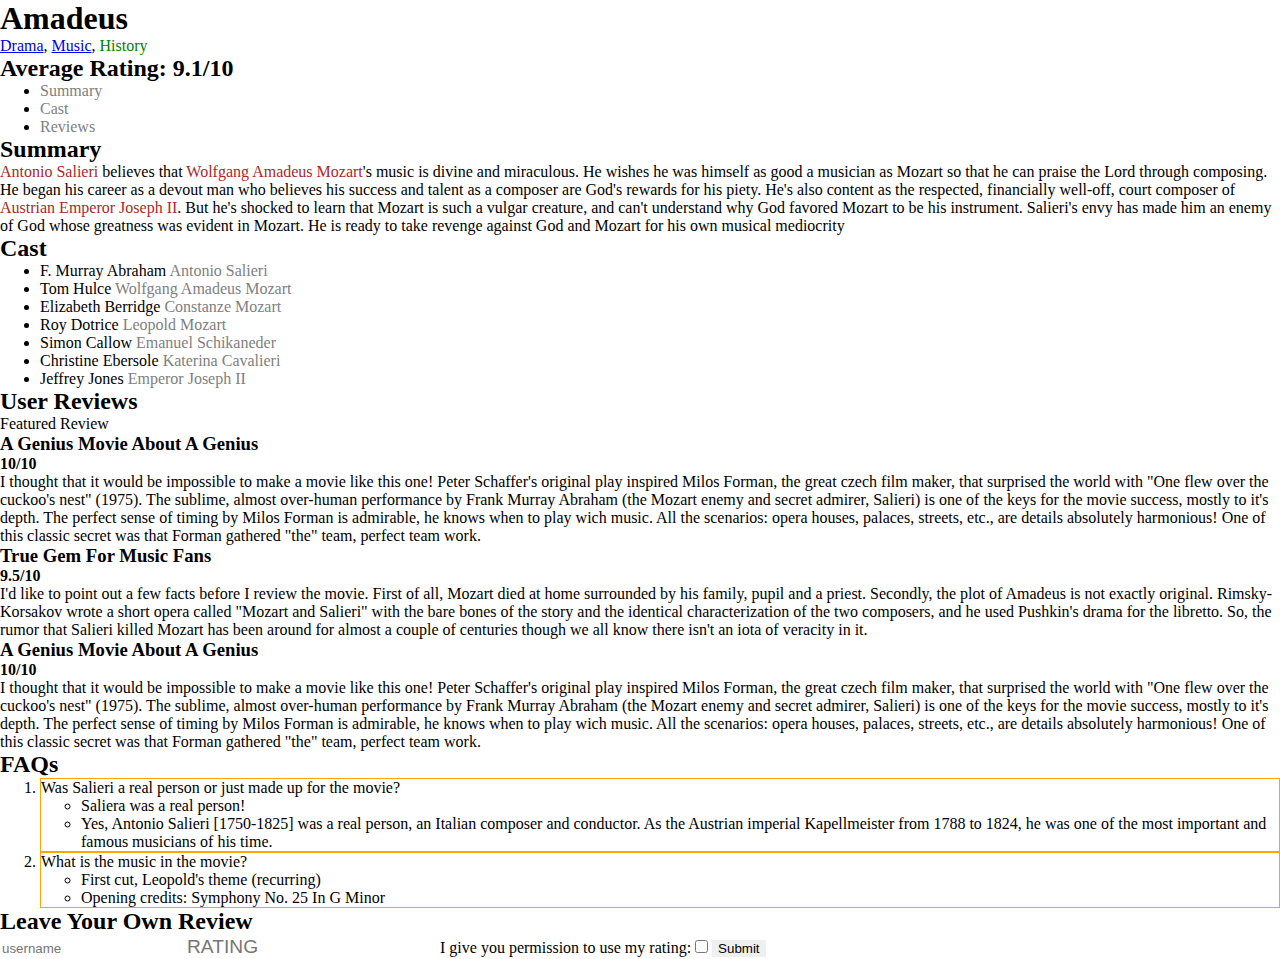
<file: 10. selctor pt1/index.html>
<!DOCTYPE html>
<html lang="en">

<head>
    <meta charset="UTF-8" />
    <meta http-equiv="X-UA-Compatible" content="IE=edge" />
    <meta name="viewport" content="width=device-width, initial-scale=1.0" />
    <link rel="preconnect" href="https://fonts.googleapis.com">
    <link rel="preconnect" href="https://fonts.gstatic.com" crossorigin>
    <link href="https://fonts.googleapis.com/css2?family=Merriweather&family=Work+Sans:wght@100;400&display=swap"
        rel="stylesheet">
    <link href="app.css" rel="stylesheet" />

    <title>Styling Text</title>
</head>

<body>
    <h1>Amadeus</h1>
    <div>
        <a class="tag" href="/drama">Drama</a>, <a class="tag" href="/music">Music</a>,
        <a class="tag" href="http://www.google.com">History</a>
    </div>
    <h2 class="score">Average Rating: 9.1/10</h2>

    <ul id="toc">
        <li><a href="#summary">Summary</a></li>
        <li><a href="#cast">Cast</a></li>
        <li><a href="#reviews">Reviews</a></li>
    </ul>
    <h2 id="summary">Summary</h2>
    <p>
        <a href="https://en.wikipedia.org/wiki/Antonio_Salieri">Antonio Salieri</a>
        believes that
        <a href="https://en.wikipedia.org/wiki/Wolfgang_Amadeus_Mozart">Wolfgang Amadeus Mozart</a>'s music is divine
        and
        miraculous. He wishes he was himself as good a
        musician as Mozart so that he can praise the Lord through composing. He
        began his career as a devout man who believes his success and talent as a
        composer are God's rewards for his piety. He's also content as the
        respected, financially well-off, court composer of
        <a href="https://en.wikipedia.org/wiki/Joseph_II,_Holy_Roman_Emperor">Austrian Emperor Joseph II</a>. But he's
        shocked to learn that Mozart is such a vulgar creature, and
        can't understand why God favored Mozart to be his instrument. Salieri's
        envy has made him an enemy of God whose greatness was evident in Mozart.
        He is ready to take revenge against God and Mozart for his own musical
        mediocrity
    </p>
    <h2>Cast</h2>
    <ul id="cast">
        <li>F. Murray Abraham <span>Antonio Salieri</span></li>
        <li>Tom Hulce <span>Wolfgang Amadeus Mozart</span></li>
        <li>Elizabeth Berridge <span>Constanze Mozart</span></li>
        <li>Roy Dotrice <span>Leopold Mozart</span></li>
        <li>Simon Callow <span>Emanuel Schikaneder</span></li>
        <li>Christine Ebersole <span>Katerina Cavalieri</span></li>
        <li>Jeffrey Jones <span>Emperor Joseph II</span></li>
    </ul>
    <hr />
    <h2 id="reviews">User Reviews</h2>
    <div>
        <span id="featured">Featured Review</span>
        <h3>A Genius Movie About A Genius</h3>
        <h4 class="score">10/10</h4>
        <p>
            I thought that it would be impossible to make a movie like this one!
            Peter Schaffer's original play inspired Milos Forman, the great czech
            film maker, that surprised the world with "One flew over the cuckoo's
            nest" (1975). The sublime, almost over-human performance by Frank Murray
            Abraham (the Mozart enemy and secret admirer, Salieri) is one of the
            keys for the movie success, mostly to it's depth. The perfect sense of
            timing by Milos Forman is admirable, he knows when to play wich music.
            All the scenarios: opera houses, palaces, streets, etc., are details
            absolutely harmonious! One of this classic secret was that Forman
            gathered "the" team, perfect team work.
        </p>
    </div>
    <div>
        <h3>True Gem For Music Fans</h3>
        <h4 class="score">9.5/10</h4>
        <p>
            I'd like to point out a few facts before I review the movie. First of
            all, Mozart died at home surrounded by his family, pupil and a priest.
            Secondly, the plot of Amadeus is not exactly original. Rimsky-Korsakov
            wrote a short opera called "Mozart and Salieri" with the bare bones of
            the story and the identical characterization of the two composers, and
            he used Pushkin's drama for the libretto. So, the rumor that Salieri
            killed Mozart has been around for almost a couple of centuries though we
            all know there isn't an iota of veracity in it.

    </div>
    <div>
        <h3>A Genius Movie About A Genius</h3>
        <h4 class="score">10/10</h4>
        <p>
            I thought that it would be impossible to make a movie like this one!
            Peter Schaffer's original play inspired Milos Forman, the great czech
            film maker, that surprised the world with "One flew over the cuckoo's
            nest" (1975). The sublime, almost over-human performance by Frank Murray
            Abraham (the Mozart enemy and secret admirer, Salieri) is one of the
            keys for the movie success, mostly to it's depth. The perfect sense of
            timing by Milos Forman is admirable, he knows when to play wich music.
            All the scenarios: opera houses, palaces, streets, etc., are details
            absolutely harmonious! One of this classic secret was that Forman
            gathered "the" team, perfect team work.
        </p>
    </div>
    <div>
        <h2>FAQs</h2>
        <ol>
            <li>Was Salieri a real person or just made up for the movie?
                <ul>
                    <li>Saliera was a real person!</li>
                    <li>Yes, Antonio Salieri [1750-1825] was a real person, an Italian composer and conductor. As the
                        Austrian imperial Kapellmeister from 1788 to 1824, he was one of the most important and famous
                        musicians of his time.</li>
                </ul>
            </li>
            <li>What is the music in the movie?
                <ul>
                    <li>First cut, Leopold's theme (recurring)</li>
                    <li>Opening credits: Symphony No. 25 In G Minor </li>
                </ul>
            </li>
        </ol>
    </div>


    <div>
        <h2>Leave Your Own Review</h2>
        <input type="text" placeholder="username">
        <input type="number" placeholder="rating">
        <label for="permission">I give you permission to use my rating: </label>
        <input type="checkbox" id="permission">
        <button>Submit</button>
    </div>
</body>

</html>
</file>
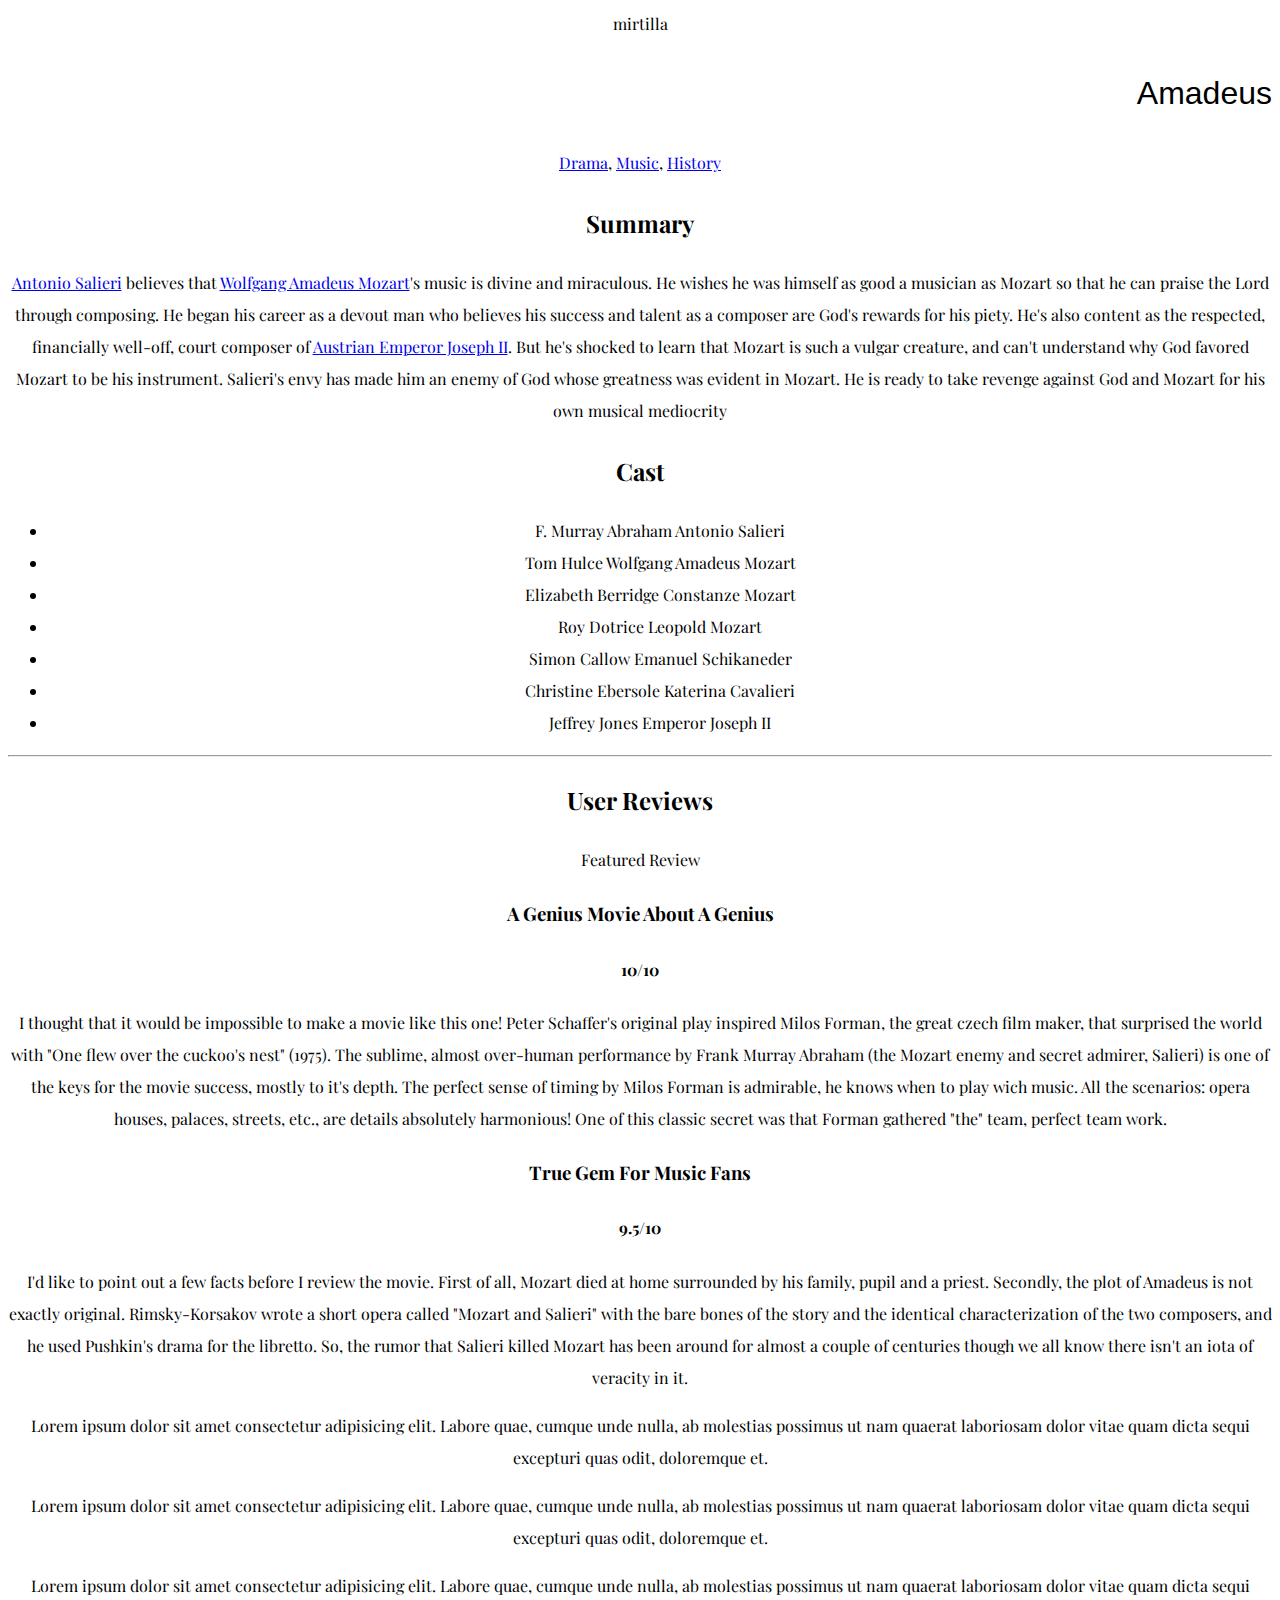
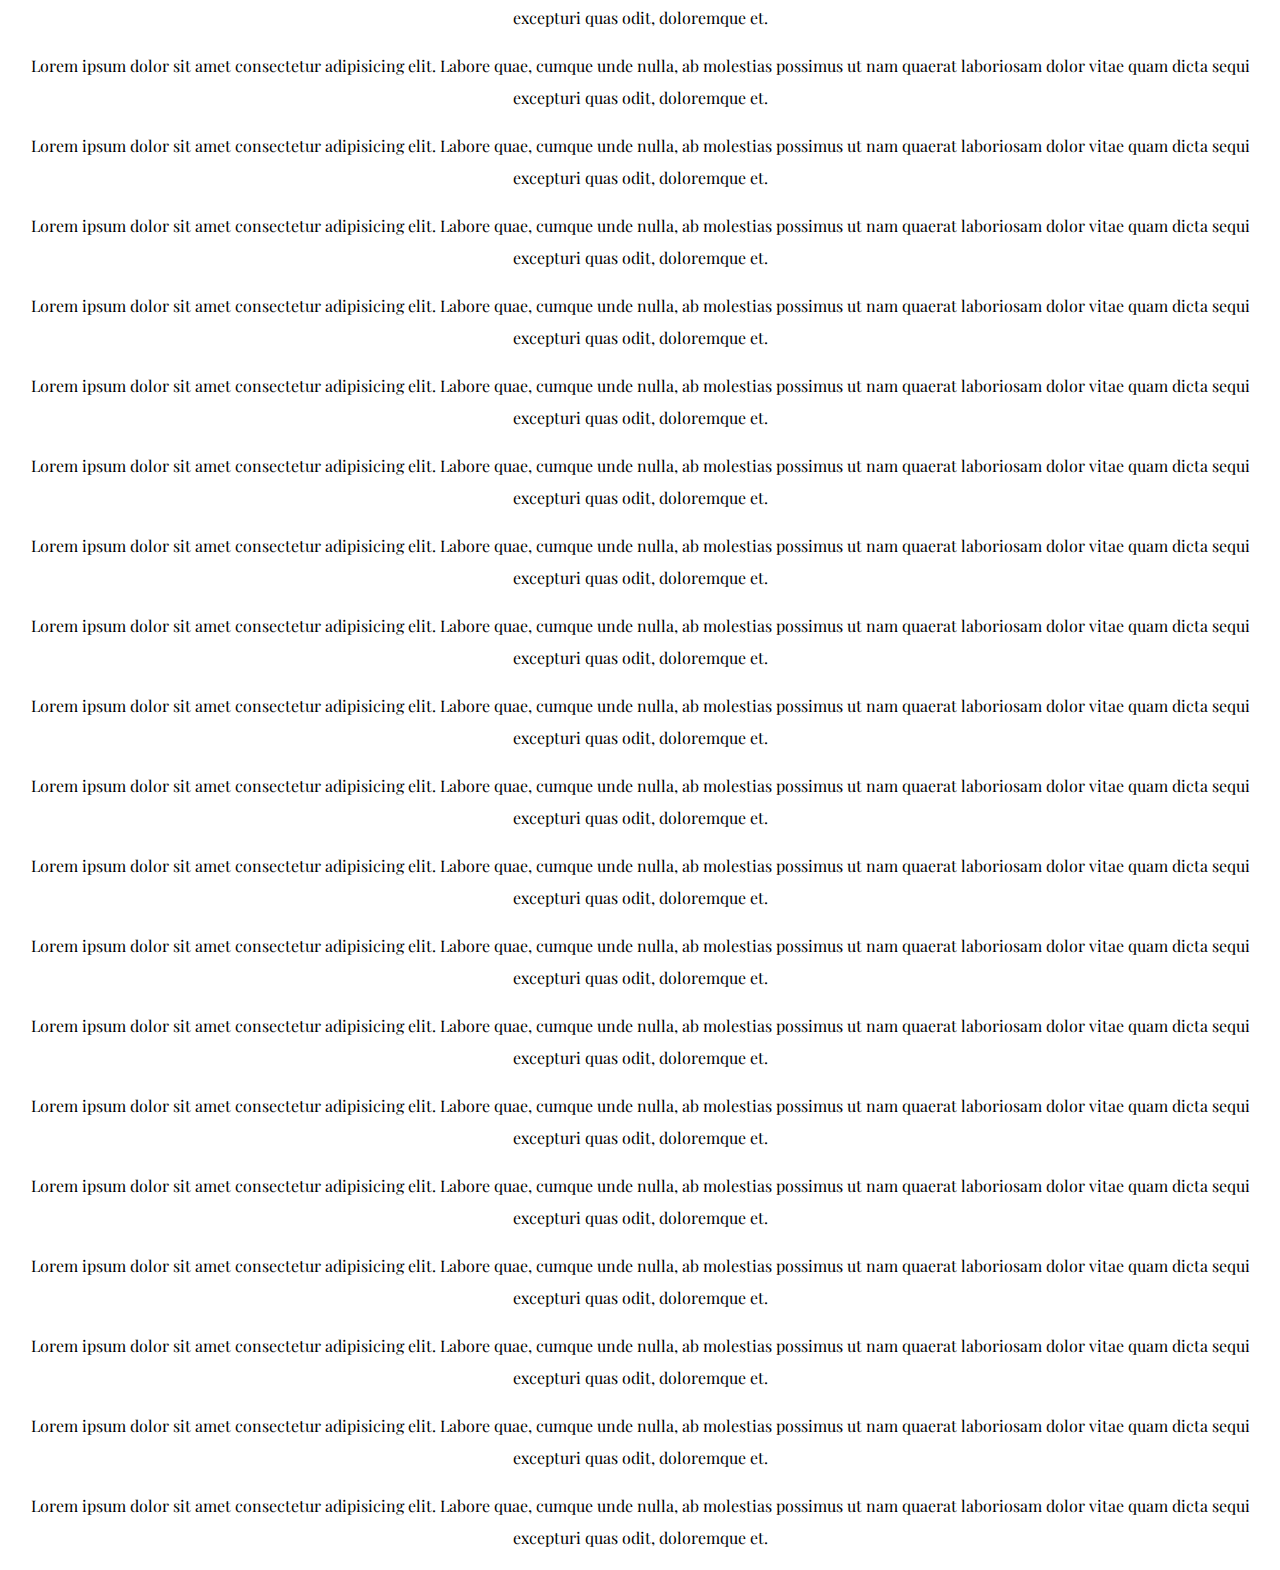
<file: 8. styling text /index.html>
<!DOCTYPE html>
<html lang="en">
  <head>
    <meta charset="UTF-8" />
    <meta http-equiv="X-UA-Compatible" content="IE=edge" />
    <meta name="viewport" content="width=device-width, initial-scale=1.0" />
    <link rel="preconnect" href="https://fonts.googleapis.com" />
    <link rel="preconnect" href="https://fonts.gstatic.com" crossorigin />
    <link
      href="https://fonts.googleapis.com/css2?family=Playfair+Display&display=swap"
      rel="stylesheet"
    />
    <link href="app.css" rel="stylesheet" />
    <title>Styling Text</title>
  </head>

  <body>
    <div>mirtilla</div>
    <h1>Amadeus</h1>
    <div>
      <a href="/drama">Drama</a>, <a href="/music">Music</a>,
      <a href="/history">History</a>
    </div>
    <h2>Summary</h2>
    <p>
      <a href="https://en.wikipedia.org/wiki/Antonio_Salieri"
        >Antonio Salieri</a
      >
      believes that
      <a href="https://en.wikipedia.org/wiki/Wolfgang_Amadeus_Mozart"
        >Wolfgang Amadeus Mozart</a
      >'s music is divine and miraculous. He wishes he was himself as good a
      musician as Mozart so that he can praise the Lord through composing. He
      began his career as a devout man who believes his success and talent as a
      composer are God's rewards for his piety. He's also content as the
      respected, financially well-off, court composer of
      <a href="https://en.wikipedia.org/wiki/Joseph_II,_Holy_Roman_Emperor"
        >Austrian Emperor Joseph II</a
      >. But he's shocked to learn that Mozart is such a vulgar creature, and
      can't understand why God favored Mozart to be his instrument. Salieri's
      envy has made him an enemy of God whose greatness was evident in Mozart.
      He is ready to take revenge against God and Mozart for his own musical
      mediocrity
    </p>
    <h2>Cast</h2>
    <ul>
      <li>F. Murray Abraham <span>Antonio Salieri</span></li>
      <li>Tom Hulce <span>Wolfgang Amadeus Mozart</span></li>
      <li>Elizabeth Berridge <span>Constanze Mozart</span></li>
      <li>Roy Dotrice <span>Leopold Mozart</span></li>
      <li>Simon Callow <span>Emanuel Schikaneder</span></li>
      <li>Christine Ebersole <span>Katerina Cavalieri</span></li>
      <li>Jeffrey Jones <span>Emperor Joseph II</span></li>
    </ul>
    <hr />
    <h2>User Reviews</h2>
    <div>
      <span>Featured Review</span>
      <h3>A Genius Movie About A Genius</h3>
      <h4>10/10</h4>
      <p>
        I thought that it would be impossible to make a movie like this one!
        Peter Schaffer's original play inspired Milos Forman, the great czech
        film maker, that surprised the world with "One flew over the cuckoo's
        nest" (1975). The sublime, almost over-human performance by Frank Murray
        Abraham (the Mozart enemy and secret admirer, Salieri) is one of the
        keys for the movie success, mostly to it's depth. The perfect sense of
        timing by Milos Forman is admirable, he knows when to play wich music.
        All the scenarios: opera houses, palaces, streets, etc., are details
        absolutely harmonious! One of this classic secret was that Forman
        gathered "the" team, perfect team work.
      </p>
    </div>
    <div>
      <h3>True Gem For Music Fans</h3>
      <h4>9.5/10</h4>
      <p>
        I'd like to point out a few facts before I review the movie. First of
        all, Mozart died at home surrounded by his family, pupil and a priest.
        Secondly, the plot of Amadeus is not exactly original. Rimsky-Korsakov
        wrote a short opera called "Mozart and Salieri" with the bare bones of
        the story and the identical characterization of the two composers, and
        he used Pushkin's drama for the libretto. So, the rumor that Salieri
        killed Mozart has been around for almost a couple of centuries though we
        all know there isn't an iota of veracity in it.
      </p>
      <p>
        Lorem ipsum dolor sit amet consectetur adipisicing elit. Labore quae,
        cumque unde nulla, ab molestias possimus ut nam quaerat laboriosam dolor
        vitae quam dicta sequi excepturi quas odit, doloremque et.
      </p>
      <p>
        Lorem ipsum dolor sit amet consectetur adipisicing elit. Labore quae,
        cumque unde nulla, ab molestias possimus ut nam quaerat laboriosam dolor
        vitae quam dicta sequi excepturi quas odit, doloremque et.
      </p>
      <p>
        Lorem ipsum dolor sit amet consectetur adipisicing elit. Labore quae,
        cumque unde nulla, ab molestias possimus ut nam quaerat laboriosam dolor
        vitae quam dicta sequi excepturi quas odit, doloremque et.
      </p>
      <p>
        Lorem ipsum dolor sit amet consectetur adipisicing elit. Labore quae,
        cumque unde nulla, ab molestias possimus ut nam quaerat laboriosam dolor
        vitae quam dicta sequi excepturi quas odit, doloremque et.
      </p>
      <p>
        Lorem ipsum dolor sit amet consectetur adipisicing elit. Labore quae,
        cumque unde nulla, ab molestias possimus ut nam quaerat laboriosam dolor
        vitae quam dicta sequi excepturi quas odit, doloremque et.
      </p>
      <p>
        Lorem ipsum dolor sit amet consectetur adipisicing elit. Labore quae,
        cumque unde nulla, ab molestias possimus ut nam quaerat laboriosam dolor
        vitae quam dicta sequi excepturi quas odit, doloremque et.
      </p>
      <p>
        Lorem ipsum dolor sit amet consectetur adipisicing elit. Labore quae,
        cumque unde nulla, ab molestias possimus ut nam quaerat laboriosam dolor
        vitae quam dicta sequi excepturi quas odit, doloremque et.
      </p>
      <p>
        Lorem ipsum dolor sit amet consectetur adipisicing elit. Labore quae,
        cumque unde nulla, ab molestias possimus ut nam quaerat laboriosam dolor
        vitae quam dicta sequi excepturi quas odit, doloremque et.
      </p>
      <p>
        Lorem ipsum dolor sit amet consectetur adipisicing elit. Labore quae,
        cumque unde nulla, ab molestias possimus ut nam quaerat laboriosam dolor
        vitae quam dicta sequi excepturi quas odit, doloremque et.
      </p>
      <p>
        Lorem ipsum dolor sit amet consectetur adipisicing elit. Labore quae,
        cumque unde nulla, ab molestias possimus ut nam quaerat laboriosam dolor
        vitae quam dicta sequi excepturi quas odit, doloremque et.
      </p>
      <p>
        Lorem ipsum dolor sit amet consectetur adipisicing elit. Labore quae,
        cumque unde nulla, ab molestias possimus ut nam quaerat laboriosam dolor
        vitae quam dicta sequi excepturi quas odit, doloremque et.
      </p>
      <p>
        Lorem ipsum dolor sit amet consectetur adipisicing elit. Labore quae,
        cumque unde nulla, ab molestias possimus ut nam quaerat laboriosam dolor
        vitae quam dicta sequi excepturi quas odit, doloremque et.
      </p>
      <p>
        Lorem ipsum dolor sit amet consectetur adipisicing elit. Labore quae,
        cumque unde nulla, ab molestias possimus ut nam quaerat laboriosam dolor
        vitae quam dicta sequi excepturi quas odit, doloremque et.
      </p>
      <p>
        Lorem ipsum dolor sit amet consectetur adipisicing elit. Labore quae,
        cumque unde nulla, ab molestias possimus ut nam quaerat laboriosam dolor
        vitae quam dicta sequi excepturi quas odit, doloremque et.
      </p>
      <p>
        Lorem ipsum dolor sit amet consectetur adipisicing elit. Labore quae,
        cumque unde nulla, ab molestias possimus ut nam quaerat laboriosam dolor
        vitae quam dicta sequi excepturi quas odit, doloremque et.
      </p>
      <p>
        Lorem ipsum dolor sit amet consectetur adipisicing elit. Labore quae,
        cumque unde nulla, ab molestias possimus ut nam quaerat laboriosam dolor
        vitae quam dicta sequi excepturi quas odit, doloremque et.
      </p>
      <p>
        Lorem ipsum dolor sit amet consectetur adipisicing elit. Labore quae,
        cumque unde nulla, ab molestias possimus ut nam quaerat laboriosam dolor
        vitae quam dicta sequi excepturi quas odit, doloremque et.
      </p>
      <p>
        Lorem ipsum dolor sit amet consectetur adipisicing elit. Labore quae,
        cumque unde nulla, ab molestias possimus ut nam quaerat laboriosam dolor
        vitae quam dicta sequi excepturi quas odit, doloremque et.
      </p>
      <p>
        Lorem ipsum dolor sit amet consectetur adipisicing elit. Labore quae,
        cumque unde nulla, ab molestias possimus ut nam quaerat laboriosam dolor
        vitae quam dicta sequi excepturi quas odit, doloremque et.
      </p>
      <p>
        Lorem ipsum dolor sit amet consectetur adipisicing elit. Labore quae,
        cumque unde nulla, ab molestias possimus ut nam quaerat laboriosam dolor
        vitae quam dicta sequi excepturi quas odit, doloremque et.
      </p>
      <p>
        Lorem ipsum dolor sit amet consectetur adipisicing elit. Labore quae,
        cumque unde nulla, ab molestias possimus ut nam quaerat laboriosam dolor
        vitae quam dicta sequi excepturi quas odit, doloremque et.
      </p>
      <p>
        Lorem ipsum dolor sit amet consectetur adipisicing elit. Labore quae,
        cumque unde nulla, ab molestias possimus ut nam quaerat laboriosam dolor
        vitae quam dicta sequi excepturi quas odit, doloremque et.
      </p>
    </div>
  </body>
</html>
</file>
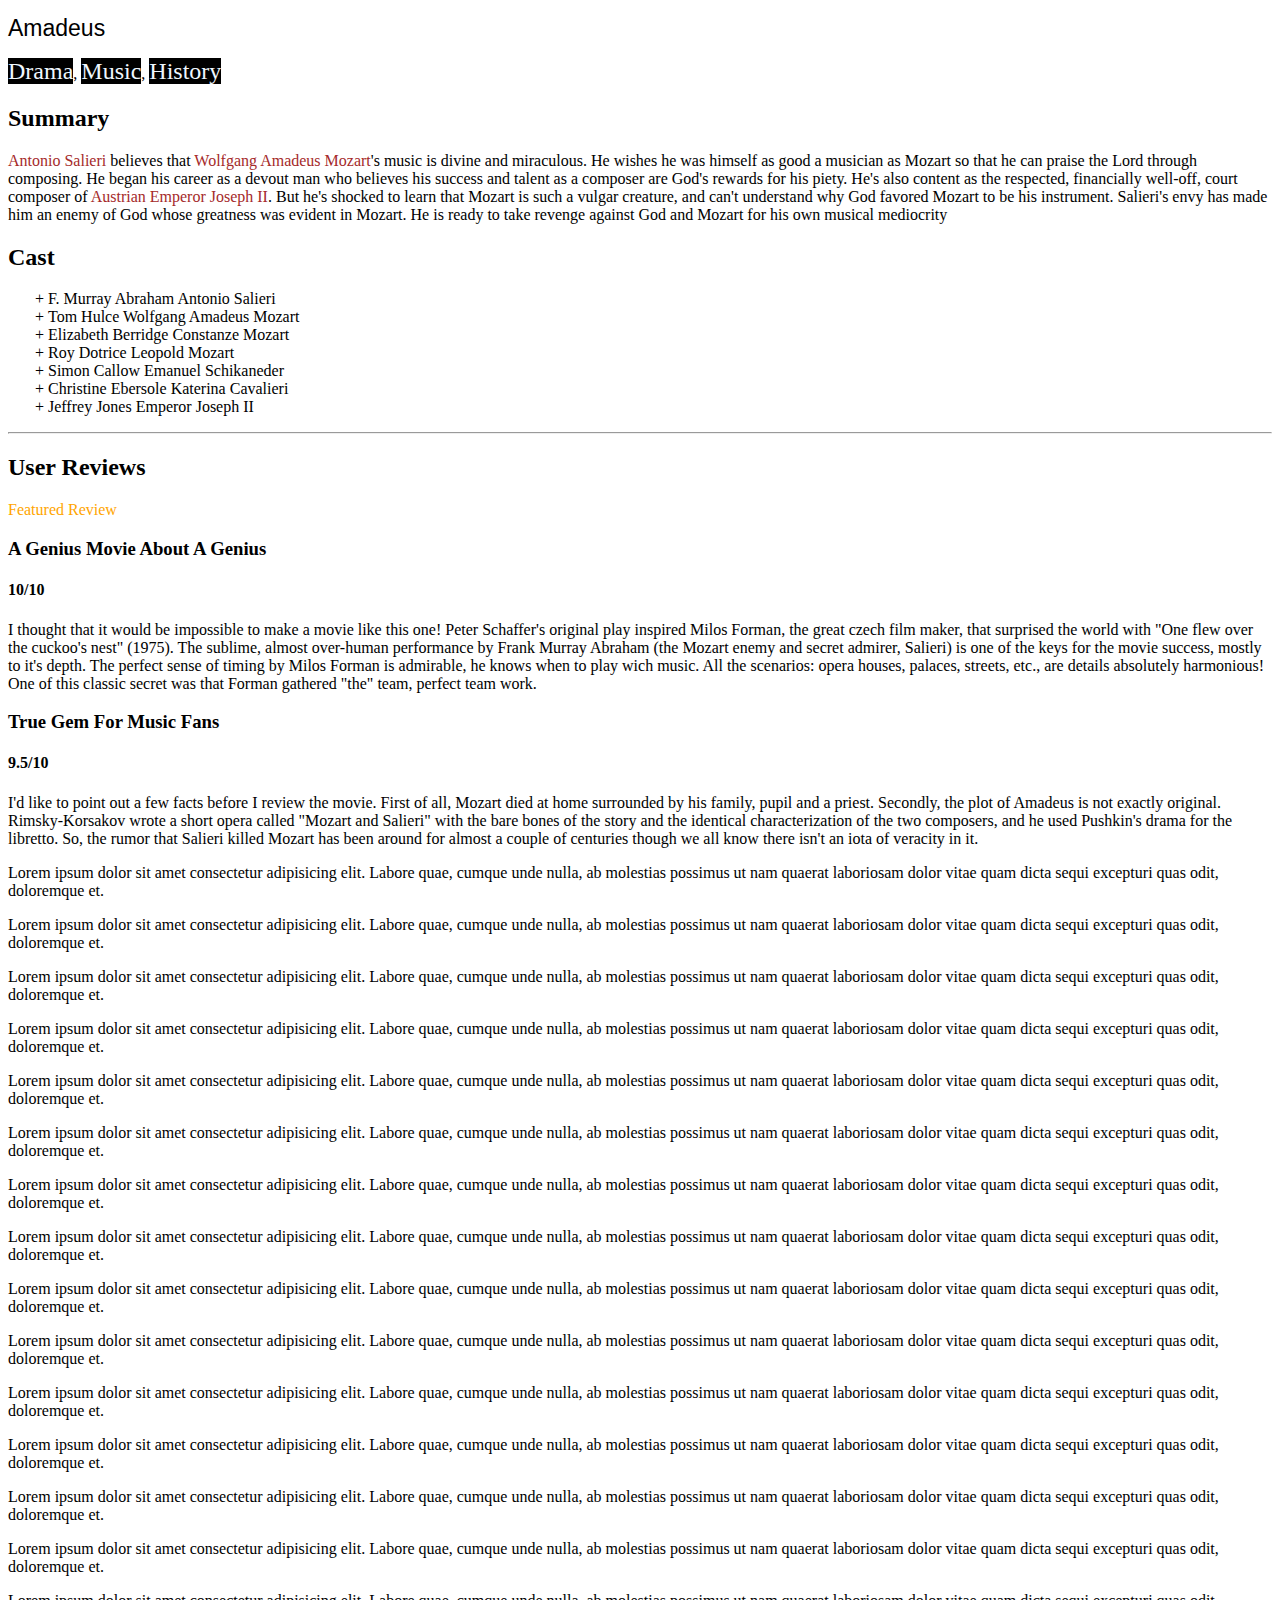
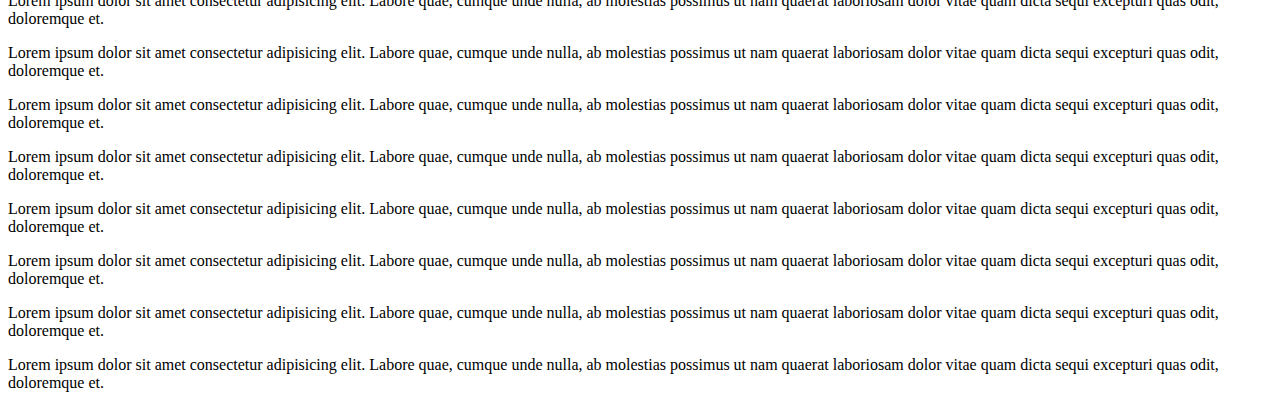
<file: 9. more text-styling/index.html>
<!DOCTYPE html>
<html lang="en">
  <head>
    <meta charset="UTF-8" />
    <meta http-equiv="X-UA-Compatible" content="IE=edge" />
    <meta name="viewport" content="width=device-width, initial-scale=1.0" />
    <link rel="preconnect" href="https://fonts.googleapis.com" />
    <link rel="preconnect" href="https://fonts.gstatic.com" crossorigin />
    <link
      href="https://fonts.googleapis.com/css2?family=Indie+Flower&family=Montserrat:wght@100;400;900&display=swap"
      rel="stylesheet"
    />
    <link href="app.css" rel="stylesheet" />

    <title>Styling Text</title>
  </head>

  <body>
    <h1>Amadeus</h1>
    <div>
      <a class="link" href="/drama">Drama</a>,
      <a class="link" href="/music">Music</a>,
      <a class="link" href="/history">History</a>
    </div>
    <h2>Summary</h2>
    <p>
      <a href="https://en.wikipedia.org/wiki/Antonio_Salieri"
        >Antonio Salieri</a
      >
      believes that
      <a href="https://en.wikipedia.org/wiki/Wolfgang_Amadeus_Mozart"
        >Wolfgang Amadeus Mozart</a
      >'s music is divine and miraculous. He wishes he was himself as good a
      musician as Mozart so that he can praise the Lord through composing. He
      began his career as a devout man who believes his success and talent as a
      composer are God's rewards for his piety. He's also content as the
      respected, financially well-off, court composer of
      <a href="https://en.wikipedia.org/wiki/Joseph_II,_Holy_Roman_Emperor"
        >Austrian Emperor Joseph II</a
      >. But he's shocked to learn that Mozart is such a vulgar creature, and
      can't understand why God favored Mozart to be his instrument. Salieri's
      envy has made him an enemy of God whose greatness was evident in Mozart.
      He is ready to take revenge against God and Mozart for his own musical
      mediocrity
    </p>
    <h2>Cast</h2>
    <ul id="Cast">
      <li>F. Murray Abraham <span>Antonio Salieri</span></li>
      <li>Tom Hulce <span>Wolfgang Amadeus Mozart</span></li>
      <li>Elizabeth Berridge <span>Constanze Mozart</span></li>
      <li>Roy Dotrice <span>Leopold Mozart</span></li>
      <li>Simon Callow <span>Emanuel Schikaneder</span></li>
      <li>Christine Ebersole <span>Katerina Cavalieri</span></li>
      <li>Jeffrey Jones <span>Emperor Joseph II</span></li>
    </ul>
    <hr />
    <h2>User Reviews</h2>
    <div>
      <span id="Featured">Featured Review</span>
      <h3>A Genius Movie About A Genius</h3>
      <h4>10/10</h4>
      <p>
        I thought that it would be impossible to make a movie like this one!
        Peter Schaffer's original play inspired Milos Forman, the great czech
        film maker, that surprised the world with "One flew over the cuckoo's
        nest" (1975). The sublime, almost over-human performance by Frank Murray
        Abraham (the Mozart enemy and secret admirer, Salieri) is one of the
        keys for the movie success, mostly to it's depth. The perfect sense of
        timing by Milos Forman is admirable, he knows when to play wich music.
        All the scenarios: opera houses, palaces, streets, etc., are details
        absolutely harmonious! One of this classic secret was that Forman
        gathered "the" team, perfect team work.
      </p>
    </div>
    <div>
      <h3>True Gem For Music Fans</h3>
      <h4>9.5/10</h4>
      <p>
        I'd like to point out a few facts before I review the movie. First of
        all, Mozart died at home surrounded by his family, pupil and a priest.
        Secondly, the plot of Amadeus is not exactly original. Rimsky-Korsakov
        wrote a short opera called "Mozart and Salieri" with the bare bones of
        the story and the identical characterization of the two composers, and
        he used Pushkin's drama for the libretto. So, the rumor that Salieri
        killed Mozart has been around for almost a couple of centuries though we
        all know there isn't an iota of veracity in it.
      </p>
      <p>
        Lorem ipsum dolor sit amet consectetur adipisicing elit. Labore quae,
        cumque unde nulla, ab molestias possimus ut nam quaerat laboriosam dolor
        vitae quam dicta sequi excepturi quas odit, doloremque et.
      </p>
      <p>
        Lorem ipsum dolor sit amet consectetur adipisicing elit. Labore quae,
        cumque unde nulla, ab molestias possimus ut nam quaerat laboriosam dolor
        vitae quam dicta sequi excepturi quas odit, doloremque et.
      </p>
      <p>
        Lorem ipsum dolor sit amet consectetur adipisicing elit. Labore quae,
        cumque unde nulla, ab molestias possimus ut nam quaerat laboriosam dolor
        vitae quam dicta sequi excepturi quas odit, doloremque et.
      </p>
      <p>
        Lorem ipsum dolor sit amet consectetur adipisicing elit. Labore quae,
        cumque unde nulla, ab molestias possimus ut nam quaerat laboriosam dolor
        vitae quam dicta sequi excepturi quas odit, doloremque et.
      </p>
      <p>
        Lorem ipsum dolor sit amet consectetur adipisicing elit. Labore quae,
        cumque unde nulla, ab molestias possimus ut nam quaerat laboriosam dolor
        vitae quam dicta sequi excepturi quas odit, doloremque et.
      </p>
      <p>
        Lorem ipsum dolor sit amet consectetur adipisicing elit. Labore quae,
        cumque unde nulla, ab molestias possimus ut nam quaerat laboriosam dolor
        vitae quam dicta sequi excepturi quas odit, doloremque et.
      </p>
      <p>
        Lorem ipsum dolor sit amet consectetur adipisicing elit. Labore quae,
        cumque unde nulla, ab molestias possimus ut nam quaerat laboriosam dolor
        vitae quam dicta sequi excepturi quas odit, doloremque et.
      </p>
      <p>
        Lorem ipsum dolor sit amet consectetur adipisicing elit. Labore quae,
        cumque unde nulla, ab molestias possimus ut nam quaerat laboriosam dolor
        vitae quam dicta sequi excepturi quas odit, doloremque et.
      </p>
      <p>
        Lorem ipsum dolor sit amet consectetur adipisicing elit. Labore quae,
        cumque unde nulla, ab molestias possimus ut nam quaerat laboriosam dolor
        vitae quam dicta sequi excepturi quas odit, doloremque et.
      </p>
      <p>
        Lorem ipsum dolor sit amet consectetur adipisicing elit. Labore quae,
        cumque unde nulla, ab molestias possimus ut nam quaerat laboriosam dolor
        vitae quam dicta sequi excepturi quas odit, doloremque et.
      </p>
      <p>
        Lorem ipsum dolor sit amet consectetur adipisicing elit. Labore quae,
        cumque unde nulla, ab molestias possimus ut nam quaerat laboriosam dolor
        vitae quam dicta sequi excepturi quas odit, doloremque et.
      </p>
      <p>
        Lorem ipsum dolor sit amet consectetur adipisicing elit. Labore quae,
        cumque unde nulla, ab molestias possimus ut nam quaerat laboriosam dolor
        vitae quam dicta sequi excepturi quas odit, doloremque et.
      </p>
      <p>
        Lorem ipsum dolor sit amet consectetur adipisicing elit. Labore quae,
        cumque unde nulla, ab molestias possimus ut nam quaerat laboriosam dolor
        vitae quam dicta sequi excepturi quas odit, doloremque et.
      </p>
      <p>
        Lorem ipsum dolor sit amet consectetur adipisicing elit. Labore quae,
        cumque unde nulla, ab molestias possimus ut nam quaerat laboriosam dolor
        vitae quam dicta sequi excepturi quas odit, doloremque et.
      </p>
      <p>
        Lorem ipsum dolor sit amet consectetur adipisicing elit. Labore quae,
        cumque unde nulla, ab molestias possimus ut nam quaerat laboriosam dolor
        vitae quam dicta sequi excepturi quas odit, doloremque et.
      </p>
      <p>
        Lorem ipsum dolor sit amet consectetur adipisicing elit. Labore quae,
        cumque unde nulla, ab molestias possimus ut nam quaerat laboriosam dolor
        vitae quam dicta sequi excepturi quas odit, doloremque et.
      </p>
      <p>
        Lorem ipsum dolor sit amet consectetur adipisicing elit. Labore quae,
        cumque unde nulla, ab molestias possimus ut nam quaerat laboriosam dolor
        vitae quam dicta sequi excepturi quas odit, doloremque et.
      </p>
      <p>
        Lorem ipsum dolor sit amet consectetur adipisicing elit. Labore quae,
        cumque unde nulla, ab molestias possimus ut nam quaerat laboriosam dolor
        vitae quam dicta sequi excepturi quas odit, doloremque et.
      </p>
      <p>
        Lorem ipsum dolor sit amet consectetur adipisicing elit. Labore quae,
        cumque unde nulla, ab molestias possimus ut nam quaerat laboriosam dolor
        vitae quam dicta sequi excepturi quas odit, doloremque et.
      </p>
      <p>
        Lorem ipsum dolor sit amet consectetur adipisicing elit. Labore quae,
        cumque unde nulla, ab molestias possimus ut nam quaerat laboriosam dolor
        vitae quam dicta sequi excepturi quas odit, doloremque et.
      </p>
      <p>
        Lorem ipsum dolor sit amet consectetur adipisicing elit. Labore quae,
        cumque unde nulla, ab molestias possimus ut nam quaerat laboriosam dolor
        vitae quam dicta sequi excepturi quas odit, doloremque et.
      </p>
      <p>
        Lorem ipsum dolor sit amet consectetur adipisicing elit. Labore quae,
        cumque unde nulla, ab molestias possimus ut nam quaerat laboriosam dolor
        vitae quam dicta sequi excepturi quas odit, doloremque et.
      </p>
    </div>
  </body>
</html>
</file>
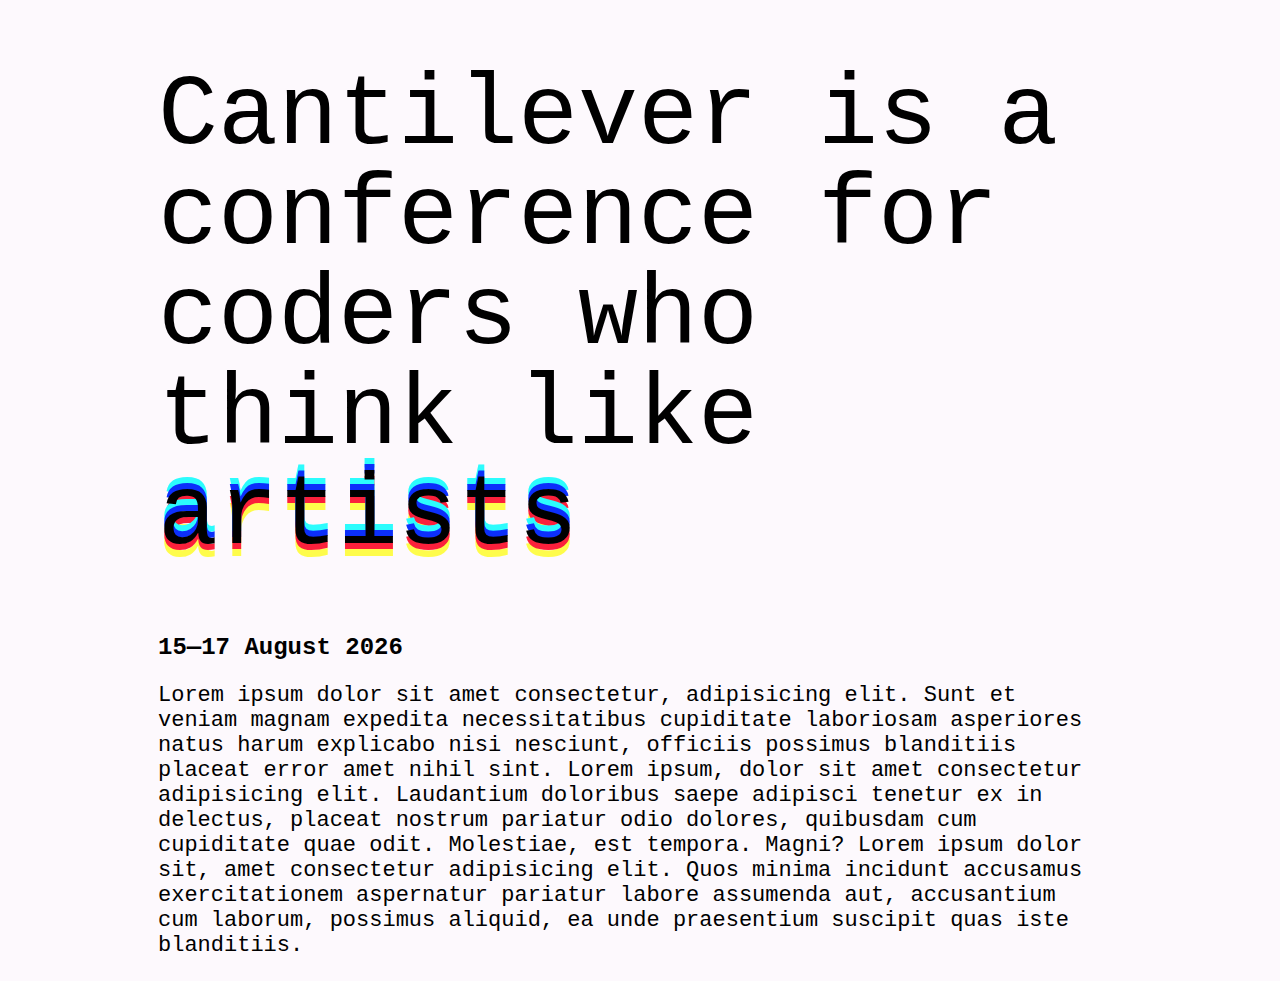
<file: 8. styling text /esercizio/index.html>
<!DOCTYPE html>
<html lang="en">
  <head>
    <meta charset="UTF-8" />
    <meta http-equiv="X-UA-Compatible" content="IE=edge" />
    <meta name="viewport" content="width=device-width, initial-scale=1.0" />
    <link rel="preconnect" href="https://fonts.googleapis.com" />
    <link rel="preconnect" href="https://fonts.gstatic.com" crossorigin />
    <link
      href="https://fonts.googleapis.com/css2?family=Space+Mono:wght@400;700&display=swap"
      rel="stylesheet"
    />
    <link rel="stylesheet" href="app.css" />
    <title>Cantilever</title>
  </head>

  <body>
    <div>
      <h1>
        Cantilever is a conference for coders who think like
        <span>artists</span>
      </h1>
      <h2>15—17 August 2026</h2>
      <p>
        Lorem ipsum dolor sit amet consectetur, adipisicing elit. Sunt et veniam
        magnam expedita necessitatibus cupiditate laboriosam asperiores natus
        harum explicabo nisi nesciunt, officiis possimus blanditiis placeat
        error amet nihil sint. Lorem ipsum, dolor sit amet consectetur
        adipisicing elit. Laudantium doloribus saepe adipisci tenetur ex in
        delectus, placeat nostrum pariatur odio dolores, quibusdam cum
        cupiditate quae odit. Molestiae, est tempora. Magni? Lorem ipsum dolor
        sit, amet consectetur adipisicing elit. Quos minima incidunt accusamus
        exercitationem aspernatur pariatur labore assumenda aut, accusantium cum
        laborum, possimus aliquid, ea unde praesentium suscipit quas iste
        blanditiis.
      </p>
    </div>
  </body>
</html>
</file>
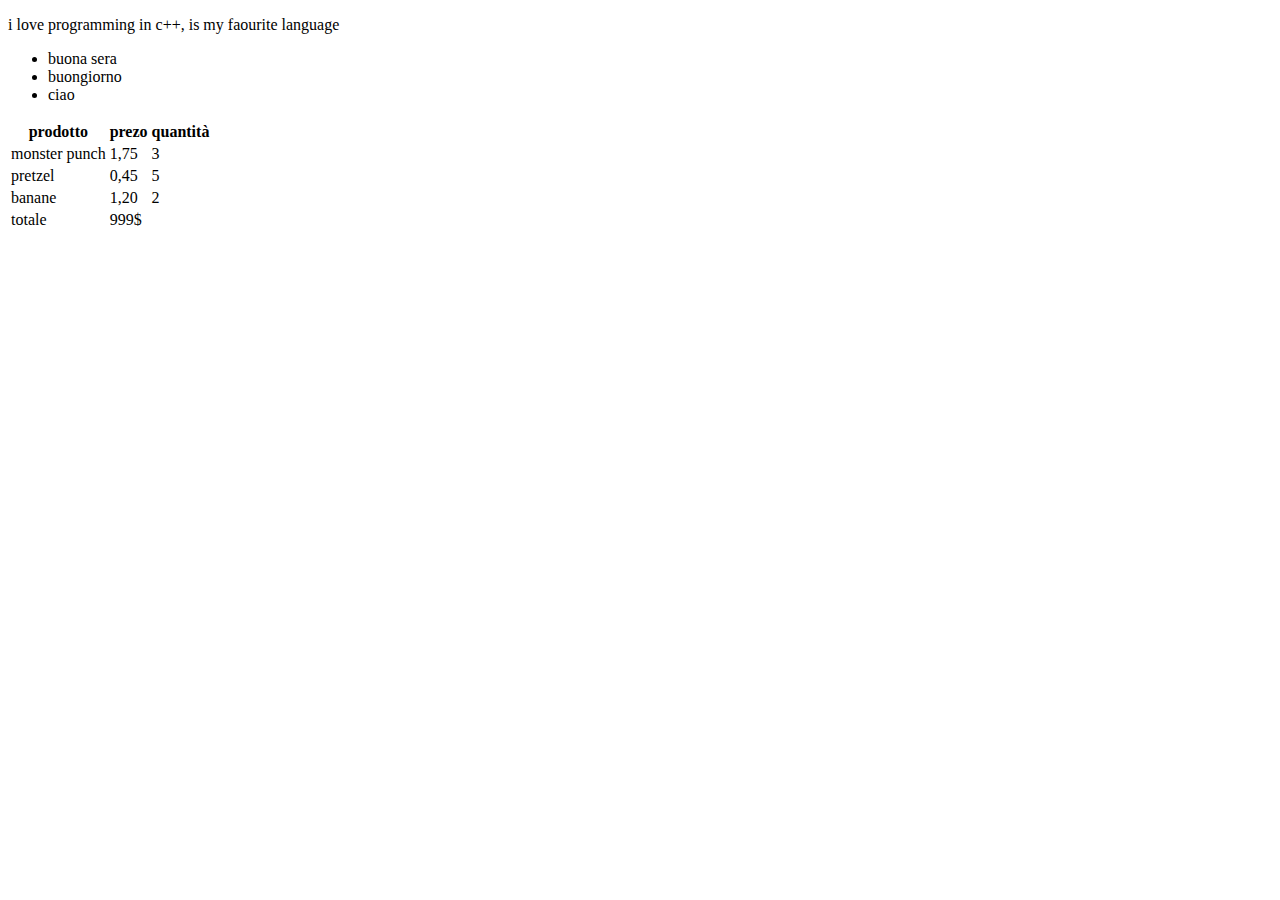
<file: altri_elementi.html>
<!DOCTYPE html>
<html lang="en">
<head>
  <meta charset="UTF-8">
  <meta name="viewport" content="width=device-width, initial-scale=1.0">
  <title>Document</title>
</head>
<body>
  
  <p>i love programming in <span>c++</span>, is my faourite language</p>

  <div>
    <ul>
      <li>buona sera</li>
      <li>buongiorno</li>
      <li>ciao</li>
    </ul>
  </div>
 
  <table>
    <thead>
      <th>prodotto</th>
      <th>prezo</th>
      <th>quantità</th>
    </thead>
    <tbody>
      <tr>
        <td>monster punch</td>
        <td>1,75</td>
        <td>3</td>
      </tr>
      <tr>
        <td>pretzel</td>
        <td>0,45</td>
        <td>5</td>
      </tr>
      <tr>
        <td>banane</td>
        <td>1,20</td>
        <td>2</td>
      </tr>
    </tbody>
    <tfoot>
      <tr>
        <td>totale</td>
        <td>999$</td>
      </tr>
    </tfoot>
  </table>
  
</body>
</html>
</file>
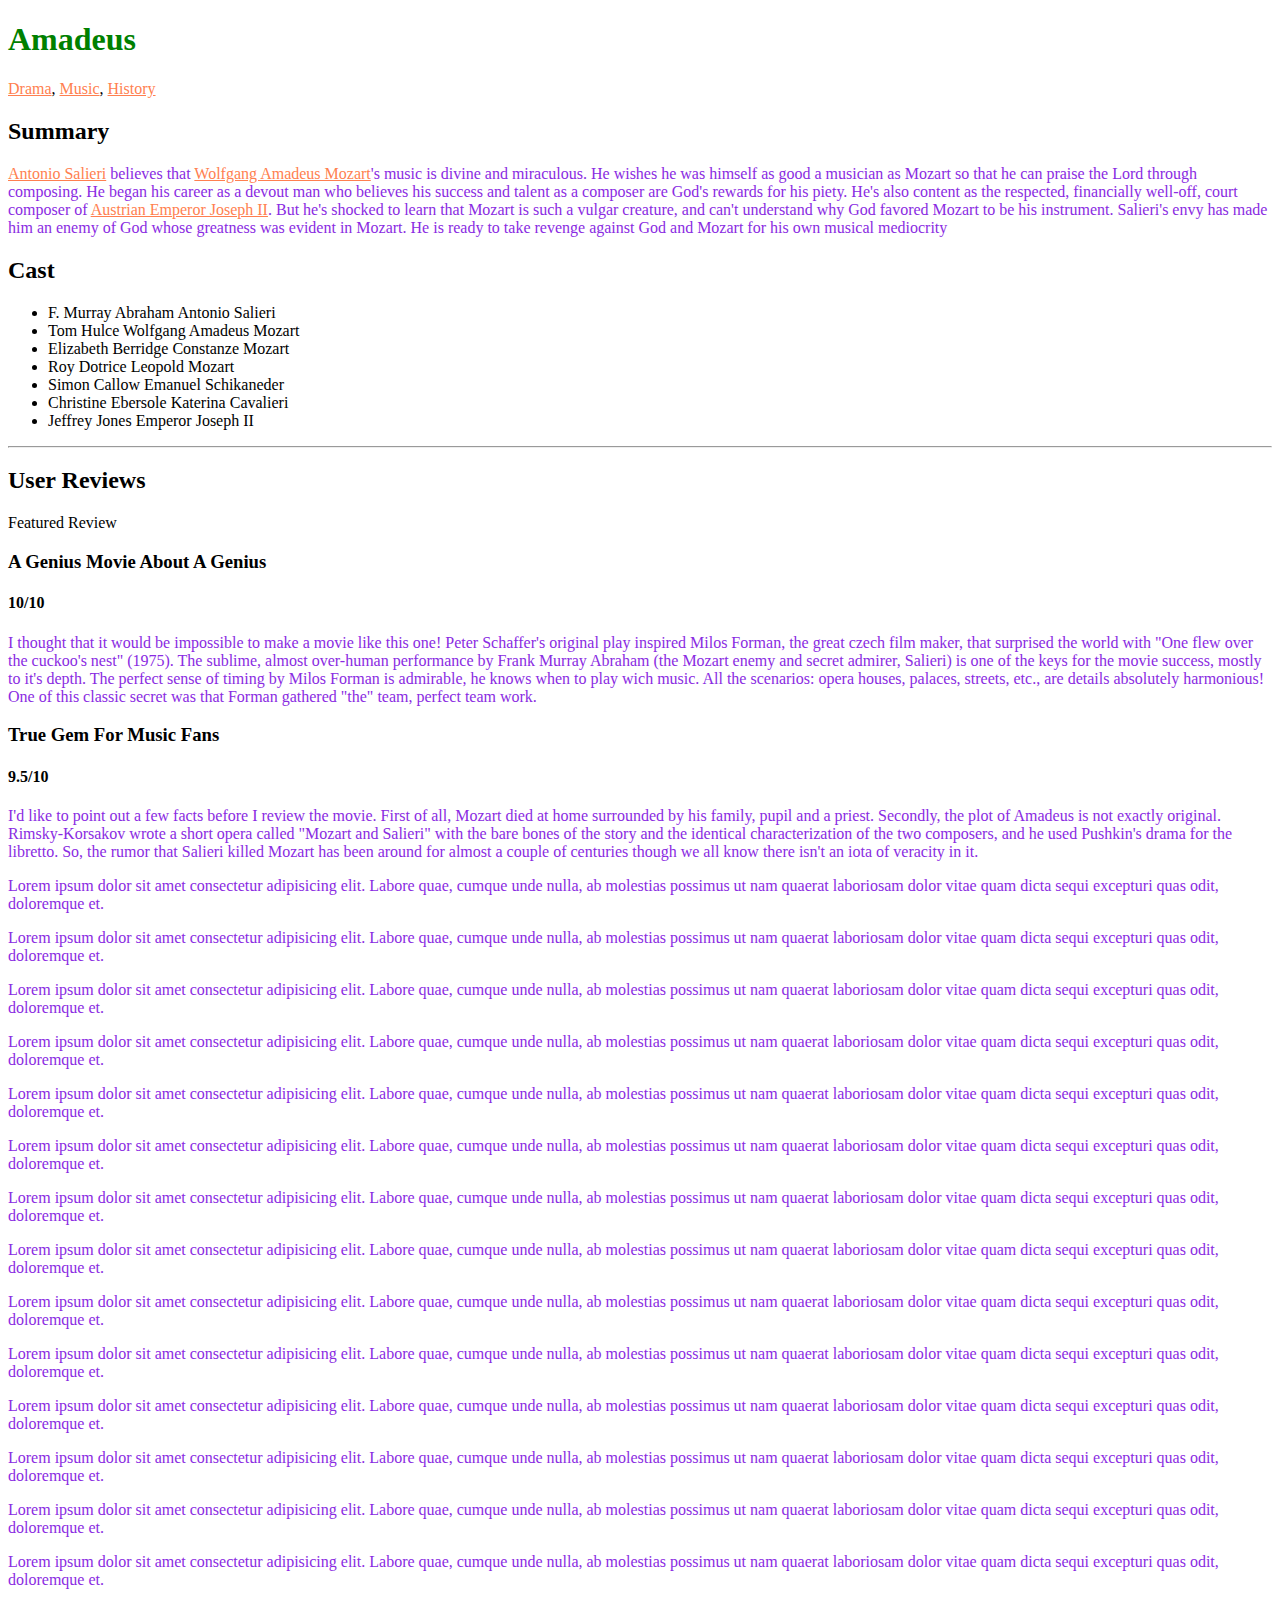
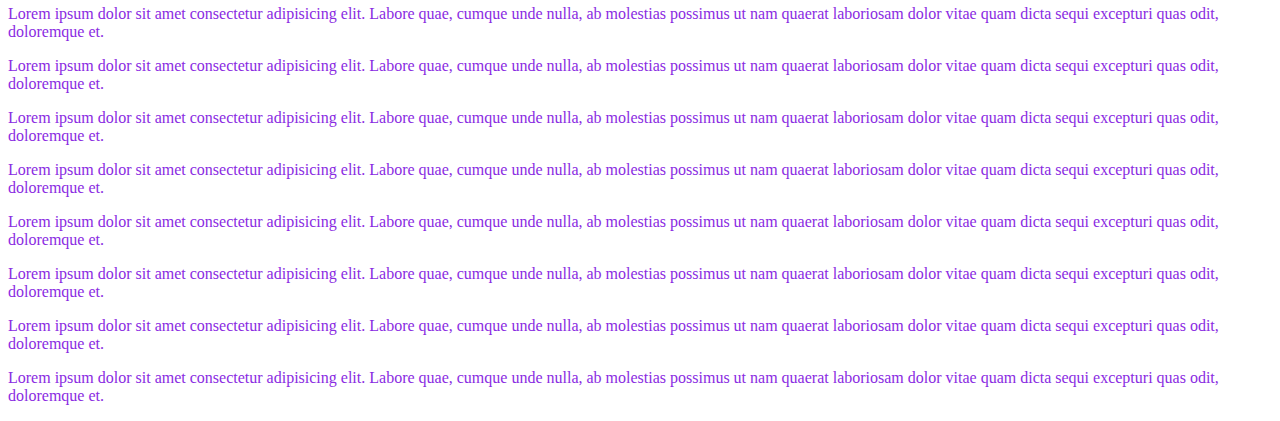
<file: amadeus.html>
<!DOCTYPE html>
<html lang="en">

<head>
  <meta charset="UTF-8" />
  <meta http-equiv="X-UA-Compatible" content="IE=edge" />
  <meta name="viewport" content="width=device-width, initial-scale=1.0" />
  <title>CSS Basics</title>
  <link rel="stylesheet" href="amadesus-style.css">
  <!-- <style>
    p{
      color: aquamarine;
    }
  </style> -->
</head>

<body>
  <h1 style="color: green;">Amadeus</h1>
  <div>
    <a href="/drama">Drama</a>, <a href="/music">Music</a>,
    <a href="/history">History</a>
  </div>
  <h2>Summary</h2>
  <p >
    <a href="https://en.wikipedia.org/wiki/Antonio_Salieri">Antonio Salieri</a>
    believes that
    <a href="https://en.wikipedia.org/wiki/Wolfgang_Amadeus_Mozart">Wolfgang Amadeus Mozart</a>'s music is divine and
    miraculous. He wishes he was himself as good a
    musician as Mozart so that he can praise the Lord through composing. He
    began his career as a devout man who believes his success and talent as a
    composer are God's rewards for his piety. He's also content as the
    respected, financially well-off, court composer of
    <a href="https://en.wikipedia.org/wiki/Joseph_II,_Holy_Roman_Emperor">Austrian Emperor Joseph II</a>. But he's
    shocked to learn that Mozart is such a vulgar creature, and
    can't understand why God favored Mozart to be his instrument. Salieri's
    envy has made him an enemy of God whose greatness was evident in Mozart.
    He is ready to take revenge against God and Mozart for his own musical
    mediocrity
  </p>
  <h2>Cast</h2>
  <ul>
    <li>F. Murray Abraham <span>Antonio Salieri</span></li>
    <li>Tom Hulce <span>Wolfgang Amadeus Mozart</span></li>
    <li>Elizabeth Berridge <span>Constanze Mozart</span></li>
    <li>Roy Dotrice <span>Leopold Mozart</span></li>
    <li>Simon Callow <span>Emanuel Schikaneder</span></li>
    <li>Christine Ebersole <span>Katerina Cavalieri</span></li>
    <li>Jeffrey Jones <span>Emperor Joseph II</span></li>
  </ul>
  <hr />
  <h2>User Reviews</h2>
  <div>
    <span>Featured Review</span>
    <h3>A Genius Movie About A Genius</h3>
    <h4>10/10</h4>
    <p>
      I thought that it would be impossible to make a movie like this one!
      Peter Schaffer's original play inspired Milos Forman, the great czech
      film maker, that surprised the world with "One flew over the cuckoo's
      nest" (1975). The sublime, almost over-human performance by Frank Murray
      Abraham (the Mozart enemy and secret admirer, Salieri) is one of the
      keys for the movie success, mostly to it's depth. The perfect sense of
      timing by Milos Forman is admirable, he knows when to play wich music.
      All the scenarios: opera houses, palaces, streets, etc., are details
      absolutely harmonious! One of this classic secret was that Forman
      gathered "the" team, perfect team work.
    </p>
  </div>
  <div>
    <h3>True Gem For Music Fans</h3>
    <h4>9.5/10</h4>
    <p>
      I'd like to point out a few facts before I review the movie. First of
      all, Mozart died at home surrounded by his family, pupil and a priest.
      Secondly, the plot of Amadeus is not exactly original. Rimsky-Korsakov
      wrote a short opera called "Mozart and Salieri" with the bare bones of
      the story and the identical characterization of the two composers, and
      he used Pushkin's drama for the libretto. So, the rumor that Salieri
      killed Mozart has been around for almost a couple of centuries though we
      all know there isn't an iota of veracity in it.
    </p>
    <p>Lorem ipsum dolor sit amet consectetur adipisicing elit. Labore quae, cumque unde nulla, ab molestias possimus ut
      nam quaerat laboriosam dolor vitae quam dicta sequi excepturi quas odit, doloremque et.</p>
    <p>Lorem ipsum dolor sit amet consectetur adipisicing elit. Labore quae, cumque unde nulla, ab molestias possimus ut
      nam quaerat laboriosam dolor vitae quam dicta sequi excepturi quas odit, doloremque et.</p>
    <p>Lorem ipsum dolor sit amet consectetur adipisicing elit. Labore quae, cumque unde nulla, ab molestias possimus ut
      nam quaerat laboriosam dolor vitae quam dicta sequi excepturi quas odit, doloremque et.</p>
    <p>Lorem ipsum dolor sit amet consectetur adipisicing elit. Labore quae, cumque unde nulla, ab molestias possimus ut
      nam quaerat laboriosam dolor vitae quam dicta sequi excepturi quas odit, doloremque et.</p>
    <p>Lorem ipsum dolor sit amet consectetur adipisicing elit. Labore quae, cumque unde nulla, ab molestias possimus ut
      nam quaerat laboriosam dolor vitae quam dicta sequi excepturi quas odit, doloremque et.</p>
    <p>Lorem ipsum dolor sit amet consectetur adipisicing elit. Labore quae, cumque unde nulla, ab molestias possimus ut
      nam quaerat laboriosam dolor vitae quam dicta sequi excepturi quas odit, doloremque et.</p>
    <p>Lorem ipsum dolor sit amet consectetur adipisicing elit. Labore quae, cumque unde nulla, ab molestias possimus ut
      nam quaerat laboriosam dolor vitae quam dicta sequi excepturi quas odit, doloremque et.</p>
    <p>Lorem ipsum dolor sit amet consectetur adipisicing elit. Labore quae, cumque unde nulla, ab molestias possimus ut
      nam quaerat laboriosam dolor vitae quam dicta sequi excepturi quas odit, doloremque et.</p>
    <p>Lorem ipsum dolor sit amet consectetur adipisicing elit. Labore quae, cumque unde nulla, ab molestias possimus ut
      nam quaerat laboriosam dolor vitae quam dicta sequi excepturi quas odit, doloremque et.</p>
    <p>Lorem ipsum dolor sit amet consectetur adipisicing elit. Labore quae, cumque unde nulla, ab molestias possimus ut
      nam quaerat laboriosam dolor vitae quam dicta sequi excepturi quas odit, doloremque et.</p>
    <p>Lorem ipsum dolor sit amet consectetur adipisicing elit. Labore quae, cumque unde nulla, ab molestias possimus ut
      nam quaerat laboriosam dolor vitae quam dicta sequi excepturi quas odit, doloremque et.</p>
    <p>Lorem ipsum dolor sit amet consectetur adipisicing elit. Labore quae, cumque unde nulla, ab molestias possimus ut
      nam quaerat laboriosam dolor vitae quam dicta sequi excepturi quas odit, doloremque et.</p>
    <p>Lorem ipsum dolor sit amet consectetur adipisicing elit. Labore quae, cumque unde nulla, ab molestias possimus ut
      nam quaerat laboriosam dolor vitae quam dicta sequi excepturi quas odit, doloremque et.</p>
    <p>Lorem ipsum dolor sit amet consectetur adipisicing elit. Labore quae, cumque unde nulla, ab molestias possimus ut
      nam quaerat laboriosam dolor vitae quam dicta sequi excepturi quas odit, doloremque et.</p>
    <p>Lorem ipsum dolor sit amet consectetur adipisicing elit. Labore quae, cumque unde nulla, ab molestias possimus ut
      nam quaerat laboriosam dolor vitae quam dicta sequi excepturi quas odit, doloremque et.</p>
    <p>Lorem ipsum dolor sit amet consectetur adipisicing elit. Labore quae, cumque unde nulla, ab molestias possimus ut
      nam quaerat laboriosam dolor vitae quam dicta sequi excepturi quas odit, doloremque et.</p>
    <p>Lorem ipsum dolor sit amet consectetur adipisicing elit. Labore quae, cumque unde nulla, ab molestias possimus ut
      nam quaerat laboriosam dolor vitae quam dicta sequi excepturi quas odit, doloremque et.</p>
    <p>Lorem ipsum dolor sit amet consectetur adipisicing elit. Labore quae, cumque unde nulla, ab molestias possimus ut
      nam quaerat laboriosam dolor vitae quam dicta sequi excepturi quas odit, doloremque et.</p>
    <p>Lorem ipsum dolor sit amet consectetur adipisicing elit. Labore quae, cumque unde nulla, ab molestias possimus ut
      nam quaerat laboriosam dolor vitae quam dicta sequi excepturi quas odit, doloremque et.</p>
    <p>Lorem ipsum dolor sit amet consectetur adipisicing elit. Labore quae, cumque unde nulla, ab molestias possimus ut
      nam quaerat laboriosam dolor vitae quam dicta sequi excepturi quas odit, doloremque et.</p>
    <p>Lorem ipsum dolor sit amet consectetur adipisicing elit. Labore quae, cumque unde nulla, ab molestias possimus ut
      nam quaerat laboriosam dolor vitae quam dicta sequi excepturi quas odit, doloremque et.</p>
    <p>Lorem ipsum dolor sit amet consectetur adipisicing elit. Labore quae, cumque unde nulla, ab molestias possimus ut
      nam quaerat laboriosam dolor vitae quam dicta sequi excepturi quas odit, doloremque et.</p>
  </div>
</body>

</html>
</file>
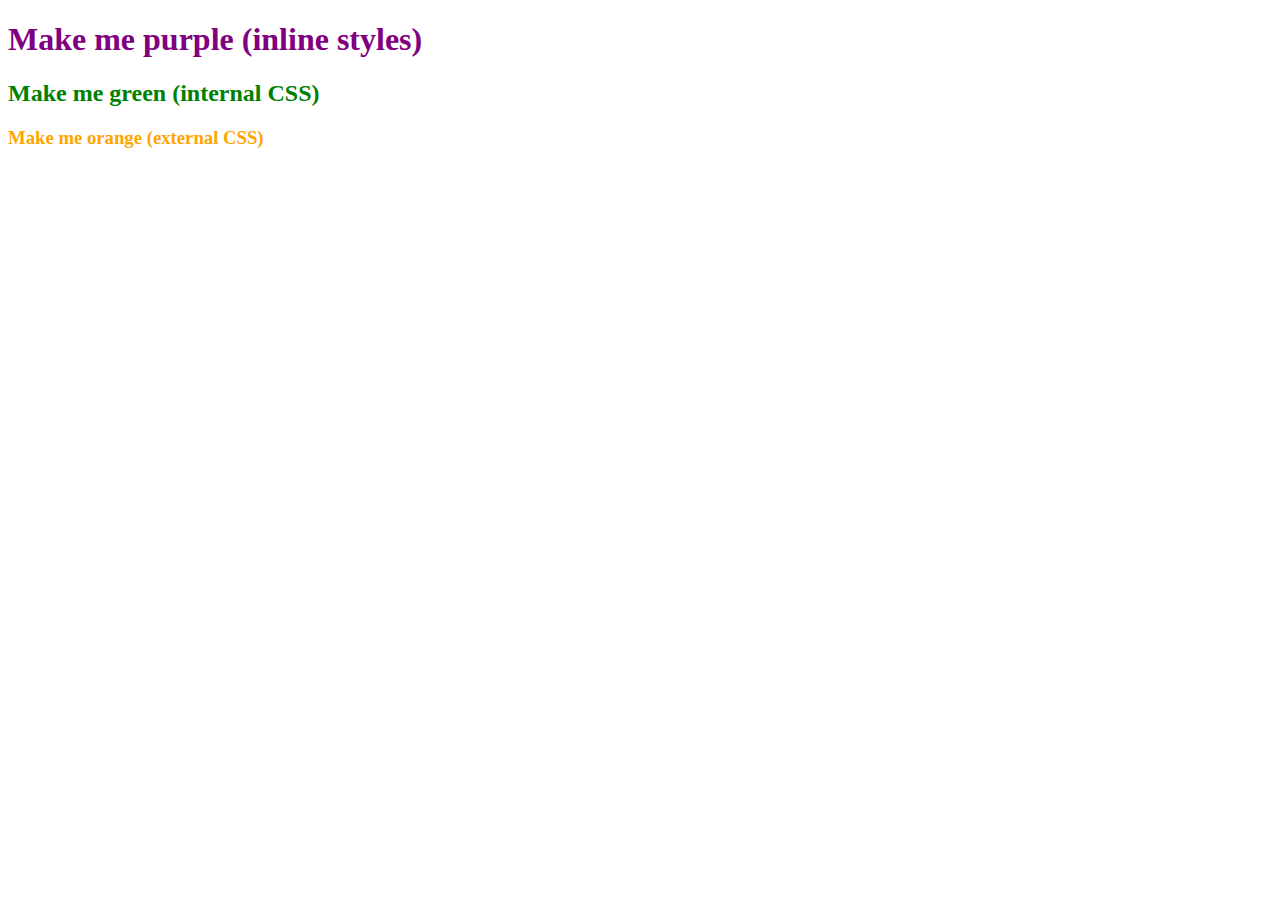
<file: esercizio_02.html>
<!DOCTYPE html>
<html lang="en">

<head>
    <title>Basics Exercise</title>
    <link rel="stylesheet" href="esercizio_02.css">

    <style>
        h2{
            color: green;
        }
    </style>

</head>

<body>
    <h1 style="color: purple;">Make me purple (inline styles)</h1>
    <h2>Make me green (internal CSS)</h2>
    <h3>Make me orange (external CSS)</h3>

</body>

</html>
</file>
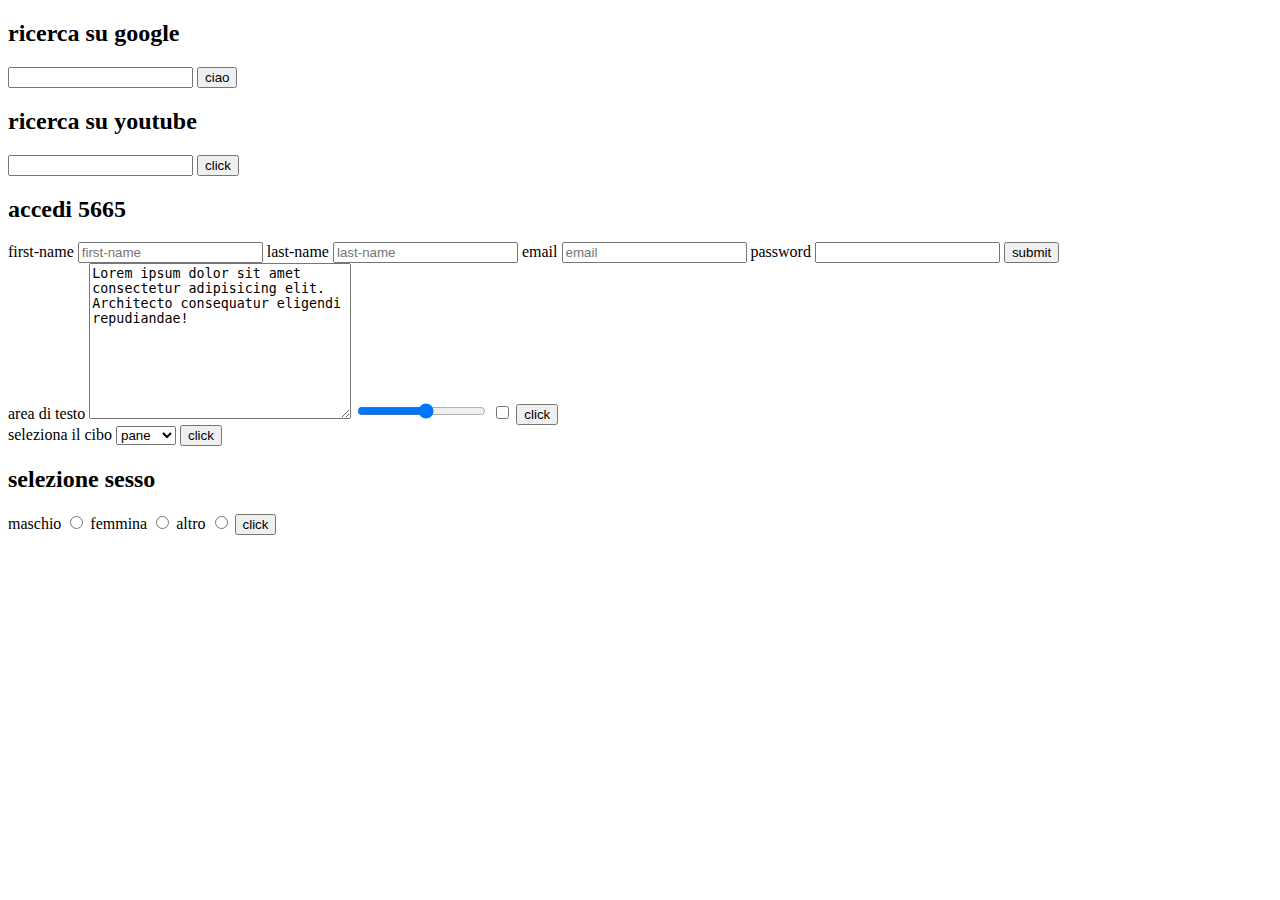
<file: form.html>
<!DOCTYPE html>
<html lang="en">
<head>
  <meta charset="UTF-8">
  <meta name="viewport" content="width=device-width, initial-scale=1.0">
  <title>Document</title>
</head>
<body>
  

  <h2>ricerca su google</h2>
  <form action="https://www.google.com/search">
    <input type="text" name="q">
    <button>ciao</button>
  </form>

  <h2> ricerca su youtube</h2>

  <form action="https://www.youtube.com/results">

    <input type="text" name="search_query">
    <button>click</button>
  </form>



  <h2> accedi 5665 </h2>

  <form action="">

    <label for="name">first-name</label>
    <input type="text" placeholder="first-name" name="first-name"  id="name">
 
    <label for="surname">last-name</label>
    <input type="text" placeholder="last-name" name="last-name" id="surname">

    <label for="email">email</label>
    <input type="email" placeholder="email" name="email" id="email" required>

    <label for="password">password</label>
    <input type="password" name="password" id="password" required autocomplete="1234">

    <button>submit</button>
  </form>




  <form action="">
    <label for="12">area di testo</label>
    <textarea name="bigtext" id="12" cols="30" rows="10">Lorem ipsum dolor sit amet consectetur adipisicing elit. Architecto consequatur eligendi repudiandae!</textarea>
    <input type="range" min="0" max="15" name="range">

    <label for="check"></label>
    <input type="checkbox" name="check" id="check">

    <button>click</button>
  </form>
  

  <form action="">
    <label for="cibi">seleziona il cibo</label>
    <select name="cibo" id="cibi">
      <option value="pane">pane</option>
      <option value="patate">patate</option>
      <option value="pizza">pizza</option>
    </select>

    <button>click</button>
  </form>


  <h2> selezione sesso</h2>
  <form action="">
    <label for="maschio">maschio</label>
    <input type="radio" id="maschio" value="M" name="sesso">

    <label for="femmina">femmina</label>
    <input type="radio" id="femmina" value="F" name="sesso">

    <label for="altro">altro</label>
    <input type="radio" name="sesso" id="femmina" value="Altro">


    <button>click</button>
  </form>




</body>
</html>
</file>
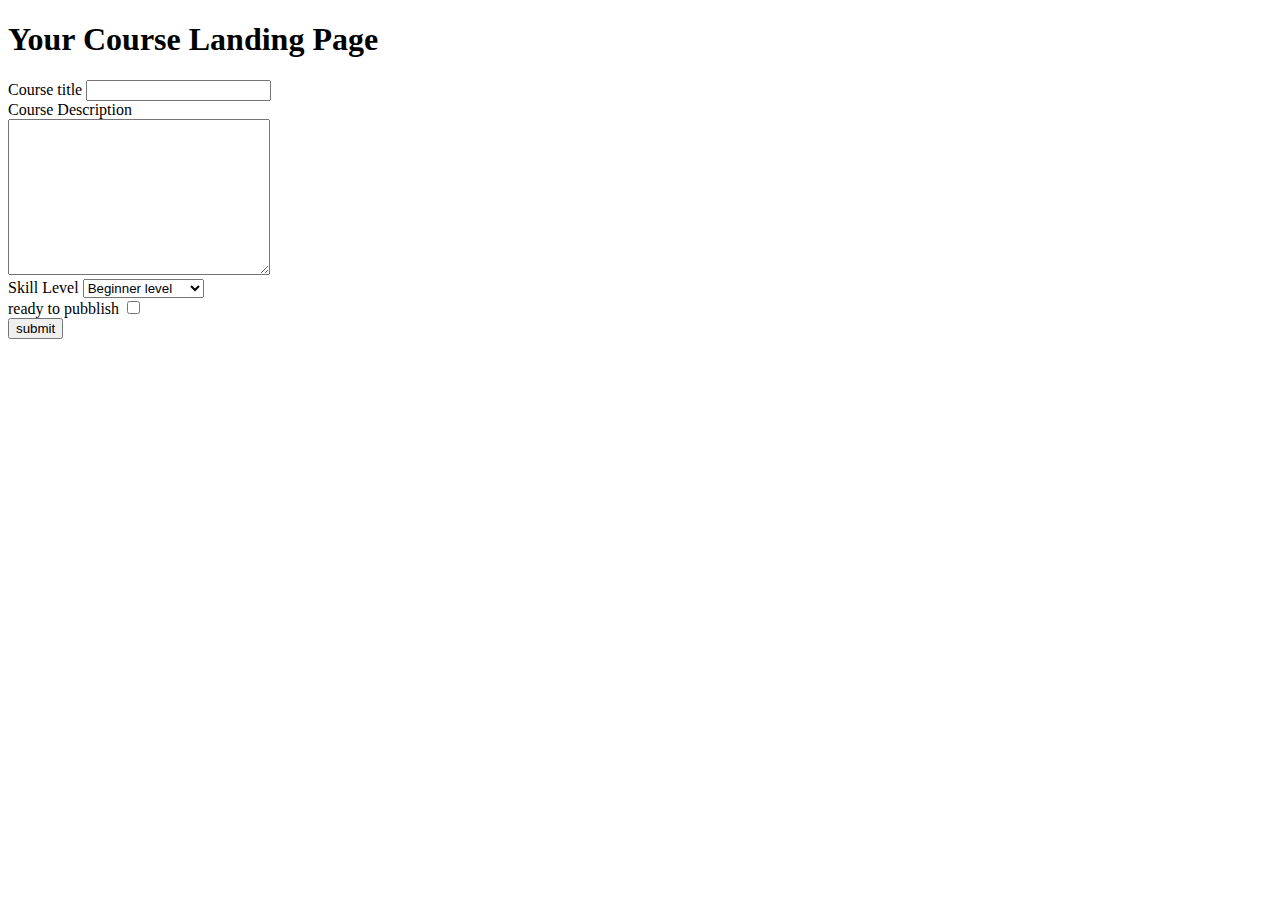
<file: Landing-page.html>
<!DOCTYPE html>
<html lang="en">
<head>
  <meta charset="UTF-8">
  <meta name="viewport" content="width=device-width, initial-scale=1.0">
  <title>Document</title>
</head>
<body>
  <h1>Your Course Landing Page</h1>
<div>

</div>
<form action="./clp">

  <div>
    <label for="title">Course title</label>
    <input type="text" id="title" name="title" required>
  </div>

  <div>
    <label for="tex-area">Course Description</label>
    <div>
       <textarea name="Description" id="tex-area" cols="30" rows="10"></textarea>
    </div>
   
  </div>

    <label for="selection">Skill Level</label>
    <select name="level" id="selection">
      <option value="Beginner">Beginner level</option>
      <option value="Intermedio">Intermedio Level</option>
      <option value="Advance">Advance Level</option>
    </select>
  </div>
 
  <div>
    <label for="check">ready to pubblish</label>
    <input type="checkbox" name="pubblish" id="check">
  </div>

  <button>submit</button>
</form>
</body>
</html>
</file>
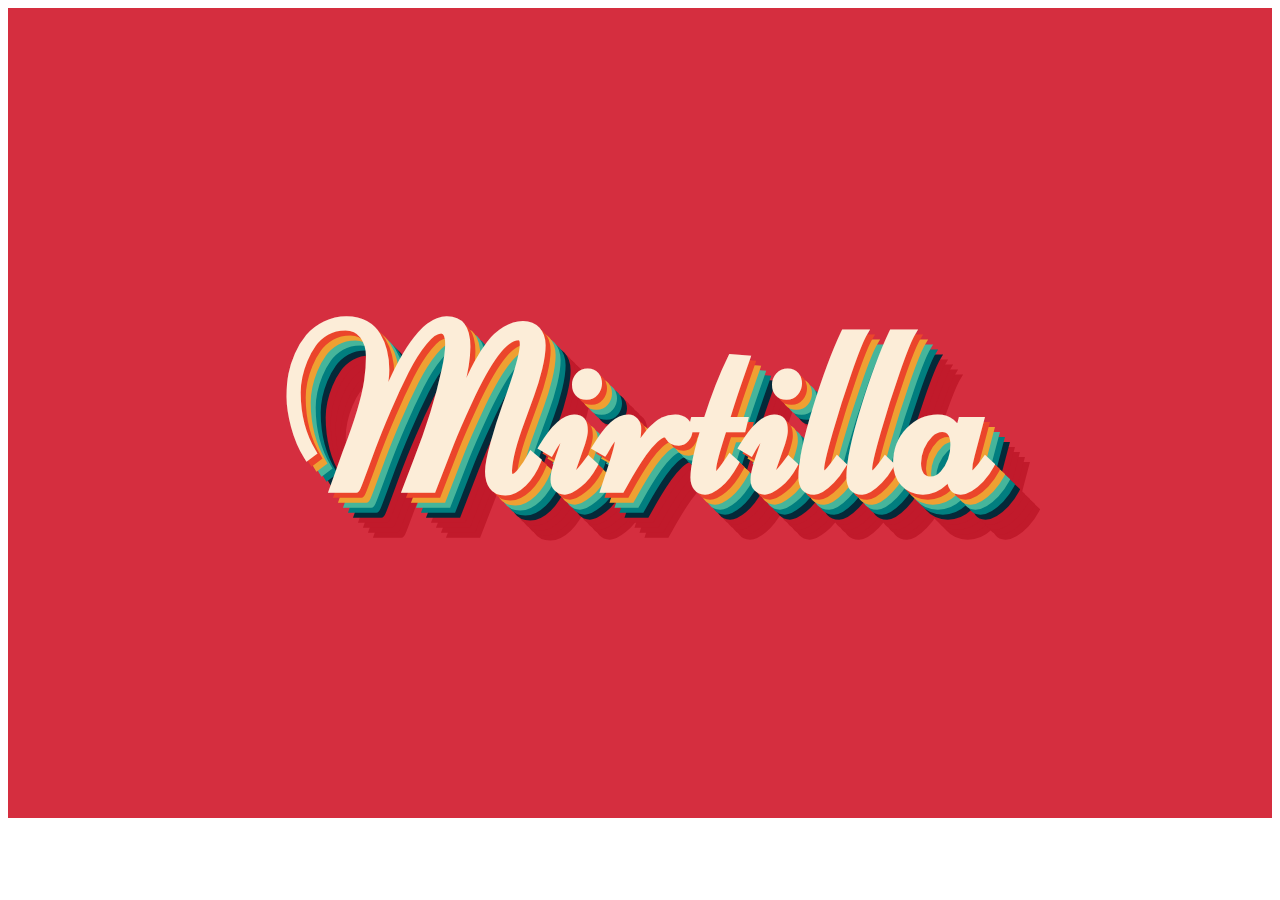
<file: 8. styling text /esempio-shadow.html>
<!DOCTYPE html>
<html lang="en">
  <head>
    <meta charset="UTF-8" />
    <meta name="viewport" content="width=device-width, initial-scale=1.0" />
    <link rel="preconnect" href="https://fonts.googleapis.com" />
    <link rel="preconnect" href="https://fonts.gstatic.com" crossorigin />
    <link
      href="https://fonts.googleapis.com/css2?family=Niconne&display=swap"
      rel="stylesheet"
    />
    <link rel="stylesheet" href="esempio-shadow.css" />
    <title>Document</title>
  </head>
  <body>
    <div>Mirtilla</div>
  </body>
</html>
</file>
<file: 10. selctor pt1/app.css>
* {
  border: 0px;
  margin: 0px;
}

input[type="number"] {
  color: red;
  font-size: larger;
  text-transform: uppercase;
}

a[href*="wiki"] {
  text-decoration: none;
  color: brown;
}

a[href^="#"] {
  text-decoration: dotted;
  color: gray;
}

a[href$="com"] {
  text-decoration: wavy;
  color: green;
}

#cast span {
  color: gray;
}

ol > li {
  border: 1px solid orange;
}
</file>
<file: 8. styling text /app.css>
h1 {
  font-family: sans-serif;
  font-weight: 100;
  /* font-size: 24px; */
  text-align: end;
  /* text-shadow: 1px 2px 4px magenta; */
}

body {
  text-align: center;
  font-family: "Playfair Display", serif;
  line-height: 2;
}
</file>
<file: 9. more text-styling/app.css>
#Featured {
  color: orange;
}

.link {
  text-decoration: none;
  text-transform: capitalize;
  color: aliceblue;
  font-size: 24px;
  background-color: black;
}

#Cast {
  list-style-type: "+ ";
}

a {
  text-decoration: none;
  color: brown;
}

a:visited {
  color: blue;
}

a:hover {
  color: black;
  text-decoration: underline;
  cursor: copy;
}

h1 {
  font: 100 23px sans-serif;
}
</file>
<file: 8. styling text /esercizio/app.css>
body {
  font-family: "Space-mono", monospace;
  background-color: #fdf9fd;
}

h1 {
  font-size: 100px;
  line-height: 1;
  font-weight: 400;
}

h2 {
  font-size: 50;
}

p {
  font-size: 22px;
}

div {
  width: 75%;
  margin-left: 150px;
}

span {
  text-shadow: 0 -6.25px #0c2ffb, 0 -12.5px #2cfcfd, 0 6.25px #fb203b,
    0 12.5px #fefc4b;
}
</file>
<file: amadesus-style.css>
p {
  color: blueviolet;
}

a {
  color: coral;
}
</file>
<file: esercizio_02.css>
h3{

  color: orange;
}
</file>
<file: 8. styling text /esempio-shadow.css>
/* <style>
  @import url('https://fonts.googleapis.com/css2?family=Niconne&display=swap');
</style> */

div {
  font-size: 15rem;
  text-align: center;
  text-shadow: 5px 5px 0px #eb452b, 10px 10px 0px #efa032, 15px 15px 0px #46b59b,
    20px 20px 0px #017e7f, 25px 25px 0px #052939, 30px 30px 0px #c11a2b,
    35px 35px 0px #c11a2b, 40px 40px 0px #c11a2b, 45px 45px 0px #c11a2b;
  font-weight: 700;
  font-family: "Niconne", cursive;
  background: #d52e3f;
  height: 90vh;
  line-height: 90vh;
  color: #fcedd8;
}
</file>
